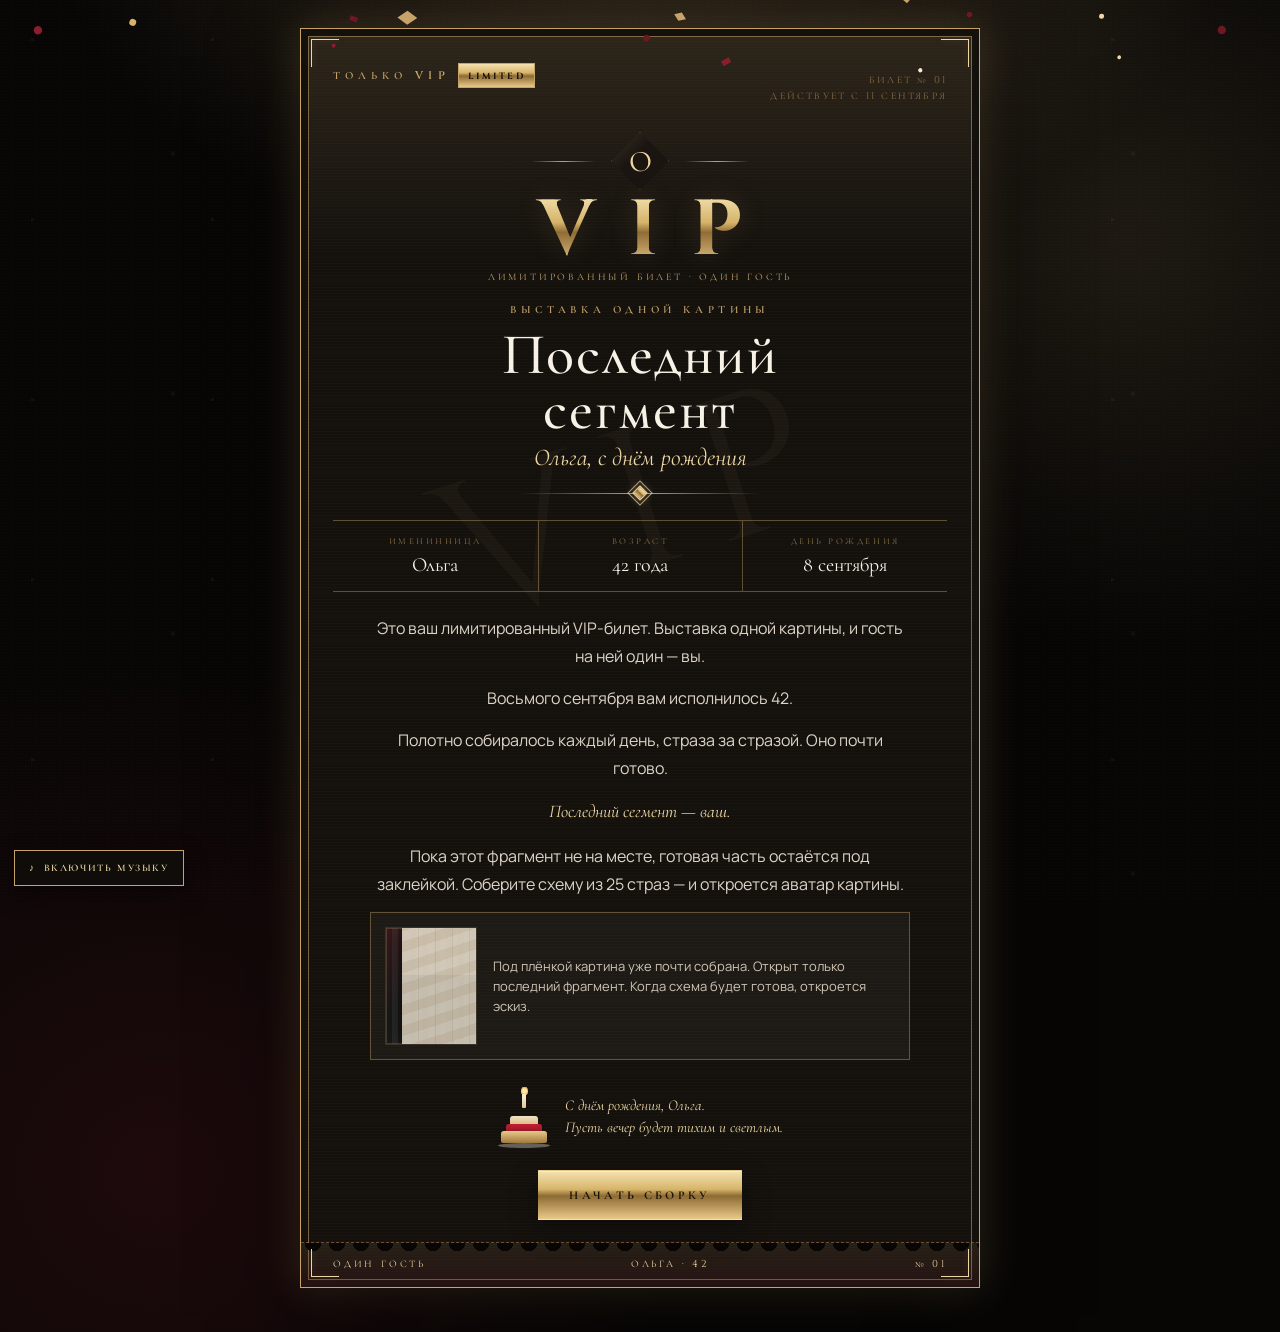
<file: index.html>
<!DOCTYPE html>
<html lang="ru">
<head>
  <meta charset="UTF-8" />
  <meta name="viewport" content="width=device-width, initial-scale=1, viewport-fit=cover" />
  <meta name="theme-color" content="#070605" />
  <meta name="description" content="Лимитированный VIP-билет Ольги на персональную выставку одной картины. 42 года." />
  <title>VIP-билет · Ольга · 42</title>
  <link rel="icon" href="img/favicon.svg" type="image/svg+xml" />
  <link rel="preconnect" href="https://fonts.googleapis.com" />
  <link rel="preconnect" href="https://fonts.gstatic.com" crossorigin />
  <link href="https://fonts.googleapis.com/css2?family=Cinzel:wght@400;600;700&family=Cormorant+Garamond:ital,wght@0,500;0,600;0,700;1,500;1,600&family=Manrope:wght@400;500;600;700&display=swap" rel="stylesheet" />
  <link rel="stylesheet" href="css/styles.css" />
</head>
<body data-scene="invite">
  <main class="page">
    <div class="invite-wrap">
      <article class="ticket">
        <span class="corner corner-tl" aria-hidden="true"></span>
        <span class="corner corner-tr" aria-hidden="true"></span>
        <span class="corner corner-bl" aria-hidden="true"></span>
        <span class="corner corner-br" aria-hidden="true"></span>
        <p class="ticket-watermark" aria-hidden="true">VIP</p>

        <header class="ticket-head">
          <div class="vip-brand">
            <p class="kicker vip-kicker">Только VIP</p>
            <span class="limited-badge">Limited</span>
          </div>
          <p class="ticket-no">Билет № 01<br />действует с 11 сентября</p>
        </header>

        <div class="ticket-crest" aria-hidden="true">
          <span class="crest-rule"></span>
          <span class="monogram">О</span>
          <span class="crest-rule"></span>
        </div>

        <p class="vip-mark">VIP</p>
        <p class="limited-line">лимитированный билет · один гость</p>
        <p class="kicker">Выставка одной картины</p>
        <h1>Последний<br />сегмент</h1>
        <p class="subtitle">Ольга, с днём рождения</p>
        <div class="ornament" aria-hidden="true"></div>

        <dl class="ticket-meta">
          <div>
            <dt>Именинница</dt>
            <dd>Ольга</dd>
          </div>
          <div>
            <dt>Возраст</dt>
            <dd>42 года</dd>
          </div>
          <div>
            <dt>День рождения</dt>
            <dd>8 сентября</dd>
          </div>
        </dl>

        <div class="story">
          <p>
            Это ваш лимитированный VIP-билет. Выставка одной картины,
            и гость на ней один — вы.
          </p>
          <p>
            Восьмого сентября вам исполнилось 42.
          </p>
          <p>
            Полотно собиралось каждый день, страза за стразой.
            Оно почти готово.
          </p>
          <p><em>Последний сегмент — ваш.</em></p>
          <p>
            Пока этот фрагмент не на месте, готовая часть остаётся под заклейкой.
            Соберите схему из 25 страз — и откроется аватар картины.
          </p>
        </div>

        <div class="sealed">
          <div class="canvas-preview" aria-hidden="true">
            <div class="film"></div>
          </div>
          <p>
            Под плёнкой картина уже почти собрана. Открыт только последний
            фрагмент. Когда схема будет готова, откроется эскиз.
          </p>
        </div>

        <div class="actions">
          <div class="gift-row">
            <div class="cake" aria-hidden="true">
              <i class="flame"></i>
              <i class="candle"></i>
              <i class="tier top"></i>
              <i class="tier mid"></i>
              <i class="tier base"></i>
              <i class="plate"></i>
            </div>
            <p class="gift-wish">С днём рождения, Ольга.<br />Пусть вечер будет тихим и светлым.</p>
          </div>
          <a class="btn" id="startBtn" href="assemble.html">Начать сборку</a>
        </div>

        <div class="ticket-stub" aria-hidden="true">
          <span>Один гость</span>
          <span>Ольга · 42</span>
          <span>№ 01</span>
        </div>
      </article>
    </div>
  </main>
  <script>
    try { localStorage.removeItem("diamond-segment-complete"); } catch (e) {}
    try { localStorage.removeItem("diamond-last-segment"); } catch (e) {}
  </script>
  <script src="js/atmosphere.js"></script>
</body>
</html>
</file>
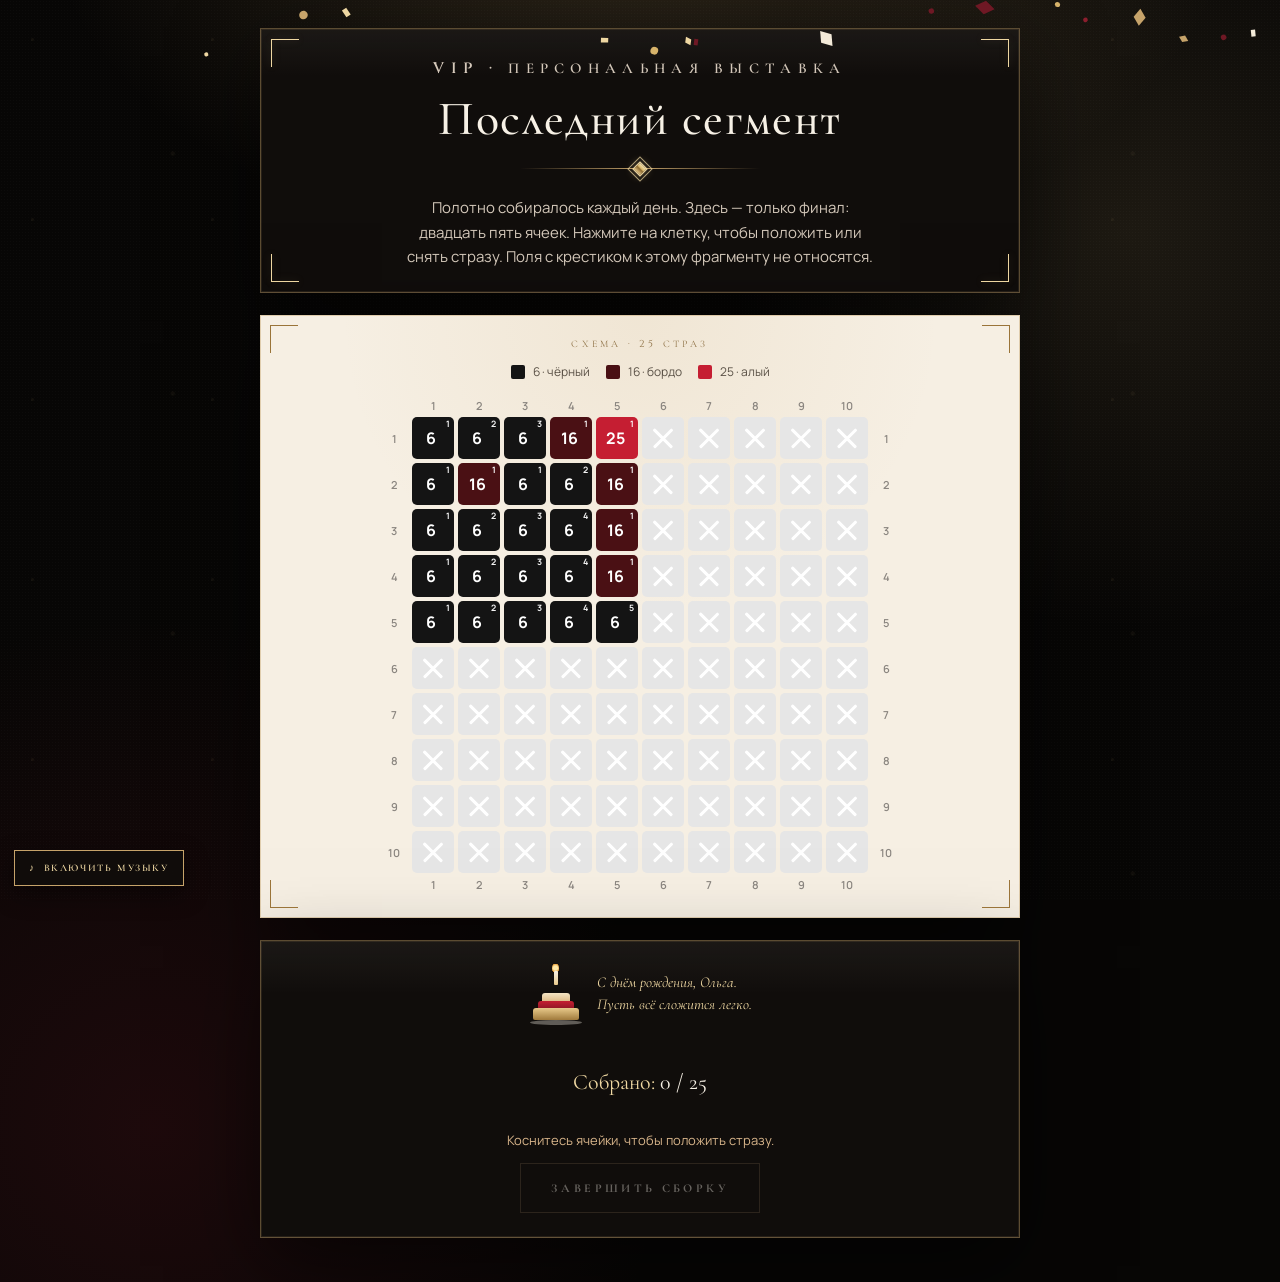
<file: assemble.html>
<!DOCTYPE html>
<html lang="ru">
<head>
  <meta charset="UTF-8" />
  <meta name="viewport" content="width=device-width, initial-scale=1, viewport-fit=cover" />
  <meta name="theme-color" content="#070605" />
  <title>Сборка · Последний сегмент</title>
  <link rel="icon" href="img/favicon.svg" type="image/svg+xml" />
  <link rel="preconnect" href="https://fonts.googleapis.com" />
  <link rel="preconnect" href="https://fonts.gstatic.com" crossorigin />
  <link href="https://fonts.googleapis.com/css2?family=Cinzel:wght@400;600;700&family=Cormorant+Garamond:ital,wght@0,500;0,600;0,700;1,500;1,600&family=Manrope:wght@400;500;600;700&display=swap" rel="stylesheet" />
  <link rel="stylesheet" href="css/styles.css" />
</head>
<body data-scene="assemble">
  <div class="veil" id="veil" hidden>
    <p>Плёнка сходит…</p>
  </div>
  <main class="page assemble-page">
    <div class="assemble-shell">
      <header class="assemble-head salon-card">
        <span class="corner corner-tl" aria-hidden="true"></span>
        <span class="corner corner-tr" aria-hidden="true"></span>
        <span class="corner corner-bl" aria-hidden="true"></span>
        <span class="corner corner-br" aria-hidden="true"></span>
        <p class="kicker">VIP · персональная выставка</p>
        <h1>Последний сегмент</h1>
        <div class="ornament" aria-hidden="true"></div>
        <p>
          Полотно собиралось каждый день. Здесь — только финал: двадцать пять
          ячеек. Нажмите на клетку, чтобы положить или снять стразу.
          Поля с крестиком к этому фрагменту не относятся.
        </p>
      </header>

      <section class="board-card" aria-label="Схема сегмента">
        <span class="corner corner-tl" aria-hidden="true"></span>
        <span class="corner corner-tr" aria-hidden="true"></span>
        <span class="corner corner-bl" aria-hidden="true"></span>
        <span class="corner corner-br" aria-hidden="true"></span>
        <p class="board-kicker">Схема · 25 страз</p>
        <div class="legend">
          <span class="swatch"><i class="s6"></i> 6 · чёрный</span>
          <span class="swatch"><i class="s16"></i> 16 · бордо</span>
          <span class="swatch"><i class="s25"></i> 25 · алый</span>
        </div>
        <div class="chart-wrap">
          <div id="chart" class="chart" role="grid" aria-label="Схема 10 на 10, активны 25 ячеек"></div>
        </div>
      </section>

      <footer class="assemble-footer salon-card">
        <div class="gift-row assemble-gift">
          <div class="cake" aria-hidden="true">
            <i class="flame"></i>
            <i class="candle"></i>
            <i class="tier top"></i>
            <i class="tier mid"></i>
            <i class="tier base"></i>
            <i class="plate"></i>
          </div>
          <p class="gift-wish">С днём рождения, Ольга.<br />Пусть всё сложится легко.</p>
        </div>
        <p id="progress" class="progress">Собрано: <span>0 / 25</span></p>
        <p id="hint" class="hint">Коснитесь ячейки, чтобы положить стразу.</p>
        <button class="btn is-disabled" id="finishBtn" type="button">Завершить сборку</button>
      </footer>
    </div>
  </main>
  <script src="js/atmosphere.js"></script>
  <script src="js/assemble.js"></script>
</body>
</html>
</file>
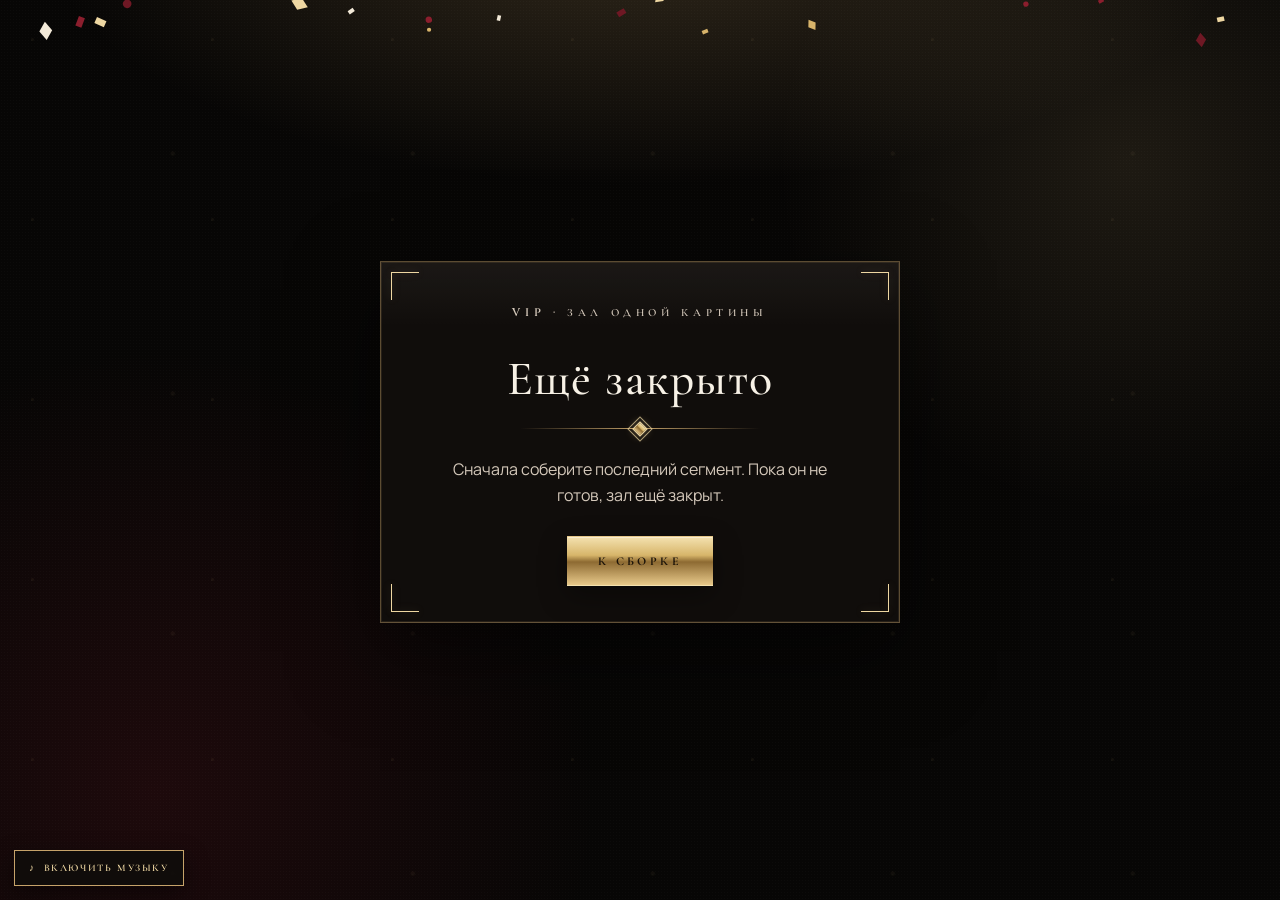
<file: gallery.html>
<!DOCTYPE html>
<html lang="ru">
<head>
  <meta charset="UTF-8" />
  <meta name="viewport" content="width=device-width, initial-scale=1, viewport-fit=cover" />
  <meta name="theme-color" content="#070605" />
  <title>Аватар картины · Персональная выставка</title>
  <link rel="icon" href="img/favicon.svg" type="image/svg+xml" />
  <link rel="preconnect" href="https://fonts.googleapis.com" />
  <link rel="preconnect" href="https://fonts.gstatic.com" crossorigin />
  <link href="https://fonts.googleapis.com/css2?family=Cinzel:wght@400;600;700&family=Cormorant+Garamond:ital,wght@0,500;0,600;0,700;1,500;1,600&family=Manrope:wght@400;500;600;700&display=swap" rel="stylesheet" />
  <link rel="stylesheet" href="css/styles.css" />
</head>
<body data-scene="gallery">
  <main class="page">
    <div class="lock-screen salon-card" id="lockScreen">
      <span class="corner corner-tl" aria-hidden="true"></span>
      <span class="corner corner-tr" aria-hidden="true"></span>
      <span class="corner corner-bl" aria-hidden="true"></span>
      <span class="corner corner-br" aria-hidden="true"></span>
      <p class="kicker">VIP · зал одной картины</p>
      <h1>Ещё закрыто</h1>
      <div class="ornament" aria-hidden="true"></div>
      <p>
        Сначала соберите последний сегмент. Пока он не готов,
        зал ещё закрыт.
      </p>
      <a class="btn" href="assemble.html">К сборке</a>
    </div>

    <div class="gallery-shell reveal" id="galleryShell" hidden>
      <header class="gallery-head">
        <p class="kicker">VIP · зал одной картины</p>
        <h1>Аватар полотна</h1>
        <p class="gallery-kicker-note">Ольга · 42 года · эскиз картины</p>
        <div class="ornament" aria-hidden="true"></div>
      </header>

      <figure class="frame-wrap">
        <div class="portrait-stage" id="portraitStage">
          <img
            class="portrait"
            id="portrait"
            src="img/portrait.jpg"
            alt="Ольга — эскиз алмазной картины"
          />
          <canvas class="portrait-mosaic" id="mosaic" aria-hidden="true"></canvas>
        </div>
      </figure>

      <div class="caption plaque">
        <div class="gift-row gallery-gift">
          <div class="cake" aria-hidden="true">
            <i class="flame"></i>
            <i class="candle"></i>
            <i class="tier top"></i>
            <i class="tier mid"></i>
            <i class="tier base"></i>
            <i class="plate"></i>
          </div>
          <p class="gift-wish">Тепла вам и долгого света.</p>
        </div>
        <p>
          Сегмент собран. Перед вами аватар полотна — каким оно будет,
          когда заклейка сойдёт и алмазы заиграют наяву.
        </p>
        <p>
          Пока это эскиз. Живая картина ещё впереди.
        </p>
        <p class="sign">
          Ольга, восьмого сентября вам исполнилось 42.<br />
          С днём рождения.<br />
          <span class="sign-from">С любовью — ваша семья</span>
        </p>
      </div>

      <a class="btn" href="index.html">Вернуться</a>
    </div>
  </main>
  <script src="js/gallery.js"></script>
  <script src="js/atmosphere.js"></script>
</body>
</html>
</file>
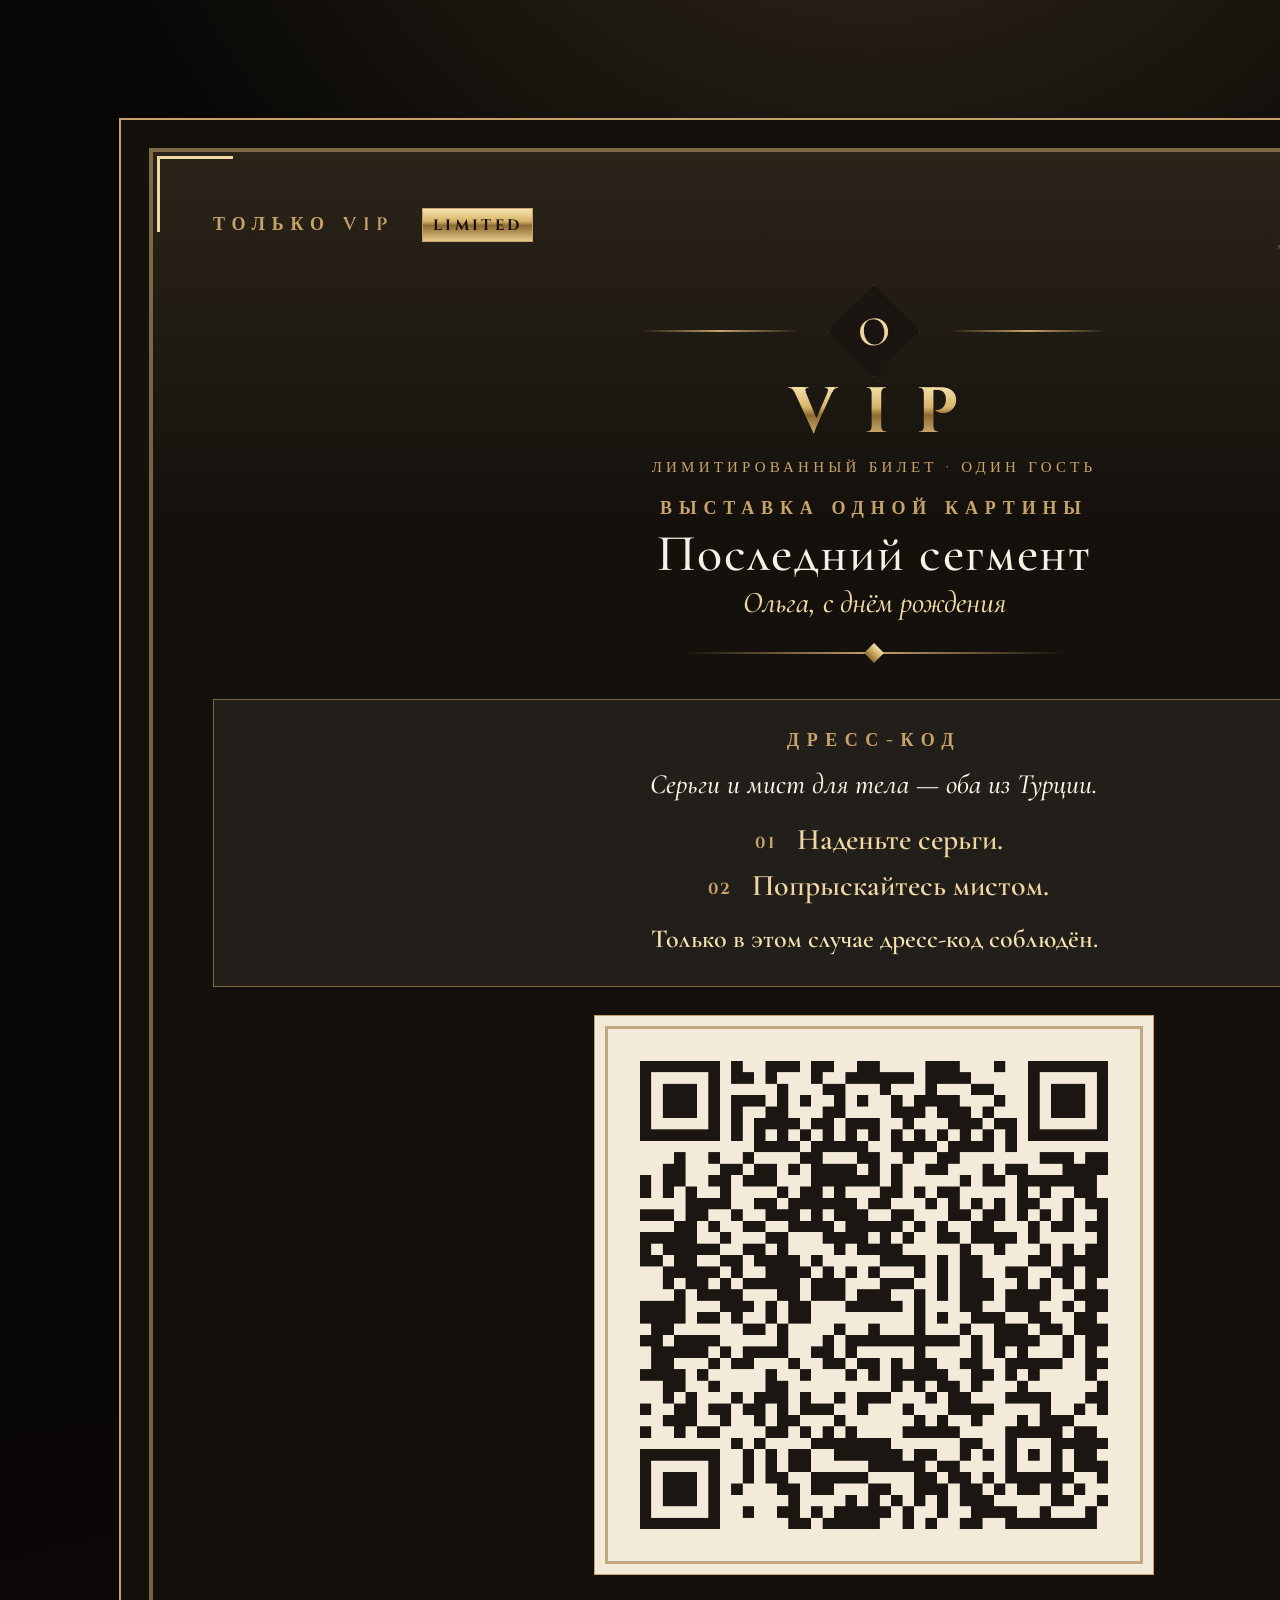
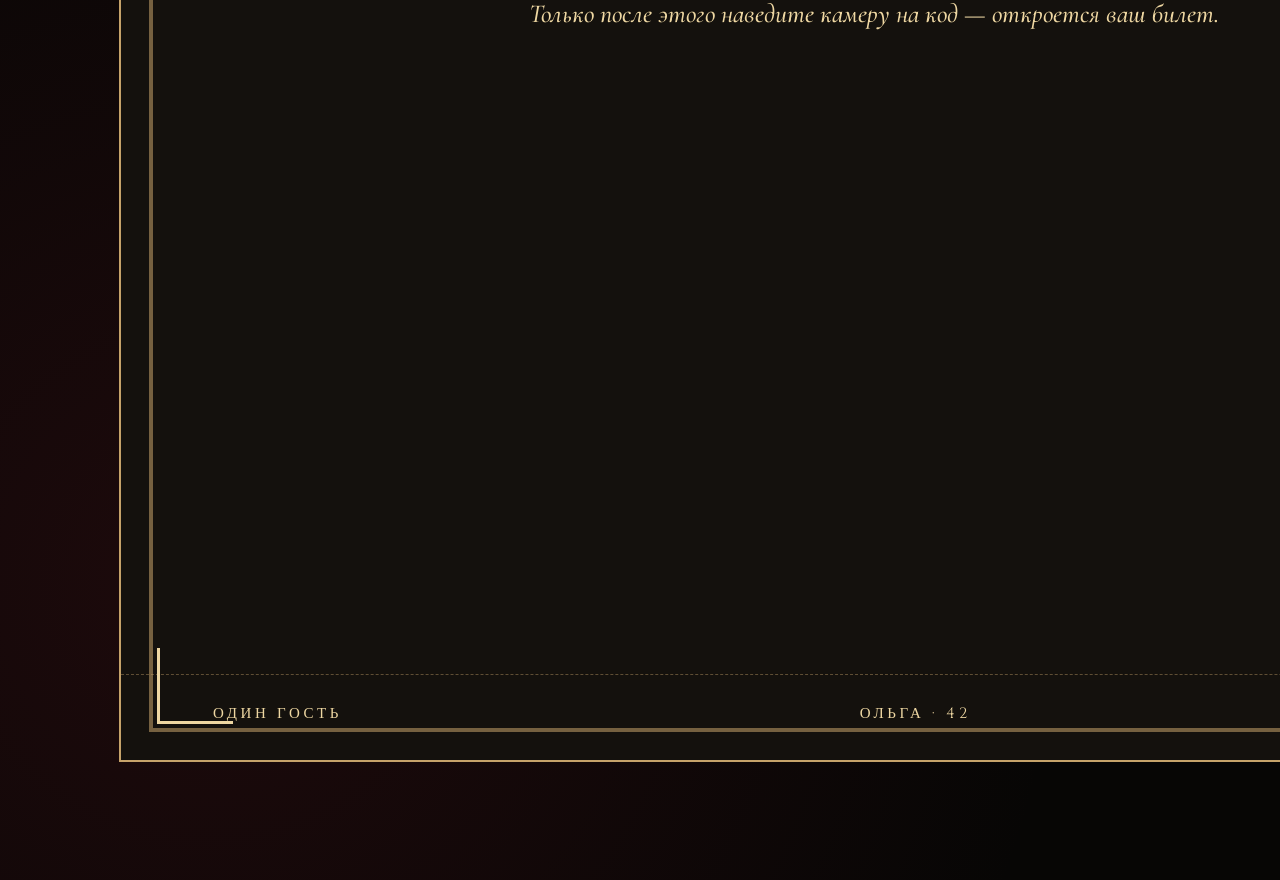
<file: print/vip-qr-card.html>
<!DOCTYPE html>
<html lang="ru">
<head>
  <meta charset="UTF-8" />
  <title>VIP · дресс-код · QR</title>
  <style>
    @font-face { font-family: "Cinzel"; font-weight: 400; src: url("fonts/cinzel-400.ttf") format("truetype"); }
    @font-face { font-family: "Cinzel"; font-weight: 600; src: url("fonts/cinzel-600.ttf") format("truetype"); }
    @font-face { font-family: "Cinzel"; font-weight: 700; src: url("fonts/cinzel-700.ttf") format("truetype"); }
    @font-face { font-family: "Cormorant Garamond"; font-weight: 500; font-style: normal; src: url("fonts/cormorant-500.ttf") format("truetype"); }
    @font-face { font-family: "Cormorant Garamond"; font-weight: 600; font-style: normal; src: url("fonts/cormorant-600.ttf") format("truetype"); }
    @font-face { font-family: "Cormorant Garamond"; font-weight: 700; font-style: normal; src: url("fonts/cormorant-700.ttf") format("truetype"); }
    @font-face { font-family: "Cormorant Garamond"; font-weight: 500; font-style: italic; src: url("fonts/cormorant-italic-500.ttf") format("truetype"); }
    @font-face { font-family: "Cormorant Garamond"; font-weight: 600; font-style: italic; src: url("fonts/cormorant-italic-600.ttf") format("truetype"); }

    @page { size: 148mm 210mm; margin: 0; }
    * { box-sizing: border-box; }
    html, body {
      margin: 0;
      width: 1748px;
      height: 2480px;
      overflow: hidden;
      background: #070605;
    }
    body {
      font-family: "Cinzel", serif;
      color: #f7f1e6;
      display: flex;
      align-items: center;
      justify-content: center;
      background:
        radial-gradient(ellipse 90% 50% at 50% -8%, rgba(198, 163, 106, 0.22), transparent 52%),
        radial-gradient(circle at 12% 88%, rgba(110, 24, 36, 0.22), transparent 32%),
        #070605;
    }
    .ticket {
      position: relative;
      width: 1510px;
      height: 2244px;
      padding: 88px 92px 0;
      background:
        linear-gradient(180deg, rgba(198, 163, 106, 0.14), transparent 18%),
        #14110d;
      border: 2px solid #c6a36a;
      box-shadow:
        inset 0 0 0 28px #14110d,
        inset 0 0 0 32px rgba(198, 163, 106, 0.55);
      overflow: hidden;
      display: flex;
      flex-direction: column;
      align-items: center;
    }
    .corner {
      position: absolute;
      width: 76px;
      height: 76px;
      pointer-events: none;
    }
    .corner::before, .corner::after {
      content: "";
      position: absolute;
      background: #eed7a2;
    }
    .corner::before { width: 76px; height: 3px; }
    .corner::after { width: 3px; height: 76px; }
    .tl { top: 36px; left: 36px; }
    .tr { top: 36px; right: 36px; }
    .bl { bottom: 36px; left: 36px; }
    .br { bottom: 36px; right: 36px; }
    .tl::before, .tl::after { top: 0; left: 0; }
    .tr::before { top: 0; right: 0; }
    .tr::after { top: 0; right: 0; }
    .bl::before { bottom: 0; left: 0; }
    .bl::after { bottom: 0; left: 0; }
    .br::before { bottom: 0; right: 0; }
    .br::after { bottom: 0; right: 0; }
    .head {
      width: 100%;
      display: flex;
      justify-content: space-between;
      align-items: flex-start;
      margin-bottom: 28px;
    }
    .kicker {
      margin: 0;
      letter-spacing: 0.38em;
      text-transform: uppercase;
      font-size: 18px;
      color: #c6a36a;
      font-weight: 600;
    }
    .badge {
      display: inline-block;
      margin-left: 16px;
      border: 1px solid #c6a36a;
      background: linear-gradient(180deg, #f4e2b0 0%, #d7b56a 38%, #8d6a32 52%, #e8c98a 100%);
      color: #1a1208;
      letter-spacing: 0.22em;
      text-transform: uppercase;
      font-size: 15px;
      font-weight: 700;
      padding: 6px 10px 5px;
      vertical-align: middle;
    }
    .no {
      margin: 0;
      font-size: 15px;
      letter-spacing: 0.18em;
      text-transform: uppercase;
      color: #8d7044;
      text-align: right;
      line-height: 1.5;
    }
    .crest {
      display: flex;
      align-items: center;
      gap: 28px;
      margin: 4px 0 8px;
    }
    .crest i {
      display: block;
      width: 160px;
      height: 2px;
      background: linear-gradient(90deg, transparent, #c6a36a, transparent);
    }
    .mono {
      width: 92px;
      height: 92px;
      display: grid;
      place-items: center;
      font-family: "Cormorant Garamond", serif;
      font-size: 42px;
      color: #eed7a2;
      background: #1a1511;
      clip-path: polygon(50% 0, 100% 50%, 50% 100%, 0 50%);
      box-shadow: 0 0 0 1px rgba(198, 163, 106, 0.7);
    }
    .vip {
      margin: 0;
      font-size: 64px;
      font-weight: 700;
      letter-spacing: 0.42em;
      text-indent: 0.42em;
      line-height: 0.9;
      background: linear-gradient(180deg, #f4e2b0 0%, #d7b56a 38%, #8d6a32 52%, #e8c98a 100%);
      -webkit-background-clip: text;
      background-clip: text;
      color: transparent;
    }
    .limited {
      margin: 14px 0 18px;
      font-size: 15px;
      letter-spacing: 0.28em;
      text-transform: uppercase;
      color: #c6a36a;
    }
    h1 {
      margin: 8px 0 6px;
      font-family: "Cormorant Garamond", serif;
      font-weight: 500;
      font-size: 52px;
      line-height: 0.95;
      text-align: center;
      letter-spacing: 0.03em;
    }
    .sub {
      margin: 0 0 8px;
      font-family: "Cormorant Garamond", serif;
      font-style: italic;
      font-size: 30px;
      color: #eed7a2;
    }
    .ornament {
      width: 380px;
      height: 36px;
      margin: 6px 0 28px;
      background: linear-gradient(90deg, transparent, #c6a36a, transparent) center / 100% 2px no-repeat;
      position: relative;
    }
    .ornament::before {
      content: "";
      position: absolute;
      top: 50%;
      left: 50%;
      width: 14px;
      height: 14px;
      transform: translate(-50%, -50%) rotate(45deg);
      background: linear-gradient(180deg, #f4e2b0, #d7b56a 40%, #8d6a32);
    }
    .dress {
      width: 100%;
      padding: 28px 36px 30px;
      margin: 0 0 28px;
      background: rgba(243, 234, 217, 0.06);
      border: 1px solid rgba(198, 163, 106, 0.55);
      text-align: center;
    }
    .dress-kicker {
      margin: 0 0 14px;
      letter-spacing: 0.42em;
      text-transform: uppercase;
      font-size: 18px;
      font-weight: 700;
      color: #c6a36a;
    }
    .dress-lead {
      margin: 0 0 20px;
      font-family: "Cormorant Garamond", serif;
      font-style: italic;
      font-size: 28px;
      line-height: 1.25;
      color: #f7f1e6;
    }
    .dress ol {
      margin: 0 auto 18px;
      padding: 0;
      list-style: none;
      max-width: 980px;
    }
    .dress li {
      margin: 0 0 10px;
      font-family: "Cormorant Garamond", serif;
      font-size: 30px;
      font-weight: 600;
      line-height: 1.2;
      color: #eed7a2;
    }
    .dress li span {
      display: inline-block;
      min-width: 42px;
      margin-right: 10px;
      font-family: "Cinzel", serif;
      font-size: 16px;
      font-weight: 700;
      letter-spacing: 0.18em;
      color: #c6a36a;
      vertical-align: middle;
    }
    .dress-rule {
      margin: 8px 0 0;
      font-family: "Cormorant Garamond", serif;
      font-weight: 600;
      font-size: 26px;
      line-height: 1.3;
      color: #f4e2b0;
    }
    .qr-wrap {
      width: 560px;
      padding: 22px;
      background: #f3ead9;
      border: 1px solid #c6a36a;
      box-shadow: inset 0 0 0 10px #f3ead9, inset 0 0 0 13px rgba(154, 116, 57, 0.55);
    }
    .qr-wrap img {
      display: block;
      width: 100%;
      height: auto;
    }
    .hint {
      margin: 22px 0 0;
      font-family: "Cormorant Garamond", serif;
      font-style: italic;
      font-size: 26px;
      line-height: 1.3;
      color: #eed7a2;
      text-align: center;
      max-width: 1100px;
    }
    .stub {
      margin-top: auto;
      width: calc(100% + 184px);
      display: flex;
      justify-content: space-between;
      padding: 28px 92px 36px;
      border-top: 1px dashed rgba(198, 163, 106, 0.42);
      font-size: 15px;
      letter-spacing: 0.24em;
      text-transform: uppercase;
      color: #eed7a2;
    }
  </style>
</head>
<body>
  <article class="ticket">
    <span class="corner tl"></span>
    <span class="corner tr"></span>
    <span class="corner bl"></span>
    <span class="corner br"></span>
    <header class="head">
      <p class="kicker">Только VIP <span class="badge">Limited</span></p>
      <p class="no">Билет № 01<br />действует с 11 сентября</p>
    </header>
    <div class="crest"><i></i><span class="mono">О</span><i></i></div>
    <p class="vip">VIP</p>
    <p class="limited">лимитированный билет · один гость</p>
    <p class="kicker">Выставка одной картины</p>
    <h1>Последний сегмент</h1>
    <p class="sub">Ольга, с днём рождения</p>
    <div class="ornament"></div>
    <section class="dress">
      <p class="dress-kicker">Дресс-код</p>
      <p class="dress-lead">Серьги и мист для тела — оба из Турции.</p>
      <ol>
        <li><span>01</span>Наденьте серьги.</li>
        <li><span>02</span>Попрыскайтесь мистом.</li>
      </ol>
      <p class="dress-rule">Только в этом случае дресс-код соблюдён.</p>
    </section>
    <div class="qr-wrap"><img src="vip-qr.png" alt="QR-код на VIP-билет" /></div>
    <p class="hint">Только после этого наведите камеру на код — откроется ваш билет.</p>
    <div class="stub">
      <span>Один гость</span>
      <span>Ольга · 42</span>
      <span>№ 01</span>
    </div>
  </article>
</body>
</html>
</file>
<file: css/styles.css>
:root {
  --bg: #070605;
  --bg-soft: #100d0b;
  --paper: #f3ead9;
  --paper-deep: #e7dcc7;
  --ink: #1b1611;
  --ink-soft: #5a5146;
  --cream: #f7f1e6;
  --gold: #c6a36a;
  --gold-bright: #eed7a2;
  --gold-dim: #8d7044;
  --gold-deep: #9a7439;
  --line: rgba(198, 163, 106, 0.42);
  --burgundy: #6e1824;
  --c6: #141414;
  --c16: #4a1014;
  --c25: #c51e32;
  --x: #ececec;
  --shadow: 0 28px 80px rgba(0, 0, 0, 0.55);
  --gold-glow: 0 0 40px rgba(198, 163, 106, 0.28);
  --serif: "Cormorant Garamond", "Times New Roman", serif;
  --display: "Cinzel", "Cormorant Garamond", serif;
  --sans: "Manrope", "Segoe UI", sans-serif;
  --foil: linear-gradient(180deg, #f4e2b0 0%, #d7b56a 38%, #8d6a32 52%, #e8c98a 100%);
}

*,
*::before,
*::after {
  box-sizing: border-box;
}

html,
body {
  margin: 0;
  min-height: 100%;
}

body {
  font-family: var(--sans);
  background:
    radial-gradient(ellipse 90% 55% at 50% -8%, rgba(198, 163, 106, 0.22), transparent 52%),
    radial-gradient(circle at 12% 88%, rgba(110, 24, 36, 0.22), transparent 32%),
    radial-gradient(circle at 88% 18%, rgba(232, 201, 138, 0.1), transparent 26%),
    var(--bg);
  color: var(--cream);
  -webkit-font-smoothing: antialiased;
  overflow-x: hidden;
}

body::before {
  content: "";
  position: fixed;
  inset: 0;
  pointer-events: none;
  background-image:
    radial-gradient(rgba(255, 255, 255, 0.035) 0.7px, transparent 0.7px),
    radial-gradient(circle at 18% 22%, rgba(232, 201, 138, 0.09) 0 1px, transparent 2px),
    radial-gradient(circle at 72% 64%, rgba(232, 201, 138, 0.07) 0 1.5px, transparent 3px);
  background-size: 3px 3px, 180px 180px, 240px 240px;
  opacity: 0.7;
  z-index: 0;
}

a {
  color: inherit;
}

[hidden] {
  display: none !important;
}

.page {
  position: relative;
  z-index: 1;
  min-height: 100vh;
  display: flex;
  flex-direction: column;
  align-items: center;
  justify-content: center;
  padding: max(28px, env(safe-area-inset-top)) 16px max(44px, env(safe-area-inset-bottom));
}

.ornament {
  width: min(240px, 62vw);
  height: 22px;
  margin: 10px auto 16px;
  background:
    linear-gradient(90deg, transparent, var(--gold), transparent) center / 100% 1px no-repeat;
  position: relative;
}

.ornament::before,
.ornament::after {
  content: "";
  position: absolute;
  top: 50%;
  left: 50%;
  transform: translate(-50%, -50%) rotate(45deg);
  border: 1px solid var(--gold-bright);
}

.ornament::before {
  width: 11px;
  height: 11px;
  background: var(--foil);
  box-shadow: 0 0 10px rgba(232, 201, 138, 0.45);
}

.ornament::after {
  width: 18px;
  height: 18px;
  opacity: 0.7;
}

.kicker {
  font-family: var(--display);
  letter-spacing: 0.42em;
  text-transform: uppercase;
  font-size: 11px;
  color: var(--gold);
  font-weight: 600;
  margin: 0;
}

h1,
h2 {
  font-family: var(--serif);
  font-weight: 500;
  letter-spacing: 0.03em;
  margin: 0;
}

.btn {
  appearance: none;
  border: 1px solid transparent;
  background: var(--foil);
  color: #1a1208;
  font-family: var(--display);
  font-size: 12px;
  font-weight: 700;
  letter-spacing: 0.28em;
  text-transform: uppercase;
  text-decoration: none;
  padding: 16px 30px;
  cursor: pointer;
  display: inline-flex;
  align-items: center;
  justify-content: center;
  gap: 10px;
  box-shadow:
    0 10px 28px rgba(0, 0, 0, 0.35),
    inset 0 1px 0 rgba(255, 255, 255, 0.4);
  transition: transform 0.2s ease, filter 0.2s ease, opacity 0.2s ease, box-shadow 0.2s ease;
}

.btn:hover {
  filter: brightness(1.08);
  transform: translateY(-1px);
}

.btn:active {
  transform: translateY(0);
}

.btn[disabled],
.btn.is-disabled {
  opacity: 0.38;
  cursor: not-allowed;
  transform: none;
  filter: grayscale(0.25);
  box-shadow: none;
  background: transparent;
  color: var(--cream);
  border-color: var(--line);
}

.btn.is-ready {
  opacity: 1;
  cursor: pointer;
  background: var(--foil);
  color: #1a1208;
  border-color: transparent;
  box-shadow: var(--gold-glow), 0 10px 28px rgba(0, 0, 0, 0.35);
}

.hint {
  min-height: 1.4em;
  margin: 0;
  font-size: 13px;
  color: #d7b48a;
}

.corner {
  position: absolute;
  width: 28px;
  height: 28px;
  pointer-events: none;
  z-index: 3;
}

.corner::before,
.corner::after {
  content: "";
  position: absolute;
  background: var(--gold-bright);
  box-shadow: 0 0 8px rgba(232, 201, 138, 0.25);
}

.corner-tl { top: 10px; left: 10px; }
.corner-tr { top: 10px; right: 10px; }
.corner-bl { bottom: 10px; left: 10px; }
.corner-br { bottom: 10px; right: 10px; }

.corner-tl::before,
.corner-tr::before,
.corner-bl::before,
.corner-br::before {
  width: 28px;
  height: 1px;
}

.corner-tl::after,
.corner-tr::after,
.corner-bl::after,
.corner-br::after {
  width: 1px;
  height: 28px;
}

.corner-tl::before,
.corner-tl::after { top: 0; left: 0; }
.corner-tr::before { top: 0; right: 0; }
.corner-tr::after { top: 0; right: 0; }
.corner-bl::before { bottom: 0; left: 0; }
.corner-bl::after { bottom: 0; left: 0; }
.corner-br::before { bottom: 0; right: 0; }
.corner-br::after { bottom: 0; right: 0; }

.salon-card {
  position: relative;
  background:
    linear-gradient(180deg, rgba(243, 234, 217, 0.05), transparent 18%),
    var(--bg-soft);
  border: 1px solid var(--line);
  box-shadow: var(--shadow), inset 0 0 0 1px rgba(198, 163, 106, 0.12);
}

/* ——— Page 1: invitation ——— */
.invite-wrap {
  width: min(680px, 100%);
}

.ticket {
  position: relative;
  background:
    linear-gradient(180deg, rgba(198, 163, 106, 0.14), transparent 18%),
    repeating-linear-gradient(
      0deg,
      rgba(255, 255, 255, 0.015) 0 1px,
      transparent 1px 3px
    ),
    #14110d;
  border: 1px solid var(--gold);
  box-shadow:
    var(--shadow),
    var(--gold-glow),
    inset 0 0 0 7px #14110d,
    inset 0 0 0 8px rgba(198, 163, 106, 0.55);
  padding: 34px 32px 0;
  overflow: hidden;
}

.ticket-watermark {
  position: absolute;
  left: 50%;
  top: 38%;
  margin: 0;
  transform: translate(-50%, -50%) rotate(-18deg);
  font-family: var(--display);
  font-size: clamp(110px, 26vw, 200px);
  letter-spacing: 0.12em;
  color: var(--gold);
  opacity: 0.045;
  pointer-events: none;
  user-select: none;
  line-height: 1;
  z-index: 0;
}

.ticket > *:not(.ticket-watermark):not(.corner) {
  position: relative;
  z-index: 1;
}

.vip-brand {
  display: flex;
  flex-wrap: nowrap;
  align-items: center;
  gap: 8px;
}

.vip-kicker {
  font-size: 11px;
  letter-spacing: 0.46em;
}

.limited-badge {
  display: inline-flex;
  align-items: center;
  border: 1px solid var(--gold);
  background: var(--foil);
  color: #1a1208;
  font-family: var(--display);
  letter-spacing: 0.28em;
  text-transform: uppercase;
  font-size: 9px;
  font-weight: 700;
  padding: 6px 9px 5px;
}

.ticket-crest {
  display: flex;
  align-items: center;
  justify-content: center;
  gap: 16px;
  margin: 8px 0 6px;
}

.crest-rule {
  width: 64px;
  height: 1px;
  background: linear-gradient(90deg, transparent, var(--gold), transparent);
}

.monogram {
  width: 58px;
  height: 58px;
  display: grid;
  place-items: center;
  font-family: var(--serif);
  font-size: 30px;
  color: var(--gold-bright);
  background:
    linear-gradient(135deg, rgba(232, 201, 138, 0.16), transparent 42%),
    #1a1511;
  clip-path: polygon(50% 0, 100% 50%, 50% 100%, 0 50%);
  box-shadow: 0 0 0 1px rgba(198, 163, 106, 0.7);
}

.vip-mark {
  margin: 2px 0 4px;
  font-family: var(--display);
  font-size: clamp(46px, 12vw, 78px);
  font-weight: 700;
  letter-spacing: 0.42em;
  text-indent: 0.42em;
  line-height: 0.9;
  text-align: center;
  color: transparent;
  background: var(--foil);
  -webkit-background-clip: text;
  background-clip: text;
  text-shadow: 0 0 28px rgba(198, 163, 106, 0.18);
}

.limited-line {
  margin: 0 0 18px;
  text-align: center;
  font-family: var(--display);
  font-size: 10px;
  letter-spacing: 0.28em;
  text-transform: uppercase;
  color: var(--gold);
}

.ticket .kicker {
  text-align: center;
}

.ticket h1 {
  font-size: clamp(36px, 8vw, 58px);
  line-height: 0.95;
  margin: 10px 0 6px;
  text-align: center;
}

.ticket .subtitle {
  font-family: var(--serif);
  font-style: italic;
  font-size: 24px;
  color: var(--gold-bright);
  margin: 0 0 8px;
  text-align: center;
}

.ticket-head {
  display: flex;
  justify-content: space-between;
  align-items: flex-start;
  gap: 16px;
  margin-bottom: 18px;
}

.ticket-no {
  font-family: var(--display);
  font-size: 10px;
  letter-spacing: 0.22em;
  text-transform: uppercase;
  color: var(--gold-dim);
  text-align: right;
  line-height: 1.55;
}

.ticket-meta {
  display: grid;
  grid-template-columns: repeat(3, 1fr);
  gap: 0;
  margin: 4px 0 22px;
  padding: 0;
  border-top: 1px solid var(--line);
  border-bottom: 1px solid var(--line);
}

.ticket-meta div {
  text-align: center;
  padding: 14px 8px;
}

.ticket-meta div + div {
  border-left: 1px solid var(--line);
}

.ticket-meta dt {
  font-family: var(--display);
  font-size: 9px;
  letter-spacing: 0.28em;
  text-transform: uppercase;
  color: var(--gold-dim);
  margin: 0 0 6px;
}

.ticket-meta dd {
  margin: 0;
  font-family: var(--serif);
  font-size: 20px;
  color: var(--cream);
}

.story {
  color: #ddd3c6;
  font-size: 16px;
  line-height: 1.75;
  max-width: 54ch;
  margin: 0 auto;
  text-align: center;
}

.story p {
  margin: 0 0 14px;
}

.story em {
  font-family: var(--serif);
  font-style: italic;
  color: var(--gold-bright);
  font-size: 1.12em;
}

.sealed {
  margin: 8px auto 26px;
  display: grid;
  grid-template-columns: 92px 1fr;
  gap: 16px;
  align-items: center;
  padding: 14px;
  border: 1px solid var(--line);
  background: rgba(243, 234, 217, 0.04);
  max-width: 54ch;
}

.canvas-preview {
  width: 92px;
  height: 118px;
  background:
    linear-gradient(135deg, rgba(197, 30, 50, 0.18), transparent 42%),
    repeating-linear-gradient(90deg, #1a1a1a 0 6px, #2a2a2a 6px 12px);
  position: relative;
  overflow: hidden;
  border: 1px solid #3a3328;
  box-shadow: inset 0 0 0 1px rgba(198, 163, 106, 0.25);
}

.canvas-preview .film {
  position: absolute;
  inset: 0 0 0 18%;
  background:
    repeating-linear-gradient(
      -18deg,
      rgba(232, 222, 204, 0.88) 0 10px,
      rgba(214, 202, 180, 0.92) 10px 20px
    );
  box-shadow: -8px 0 16px rgba(0, 0, 0, 0.35);
}

.canvas-preview .film::after {
  content: "";
  position: absolute;
  inset: 0;
  background:
    linear-gradient(transparent 40%, rgba(0, 0, 0, 0.05) 41%),
    repeating-linear-gradient(90deg, transparent 0 16px, rgba(0, 0, 0, 0.06) 16px 17px);
}

.sealed p {
  margin: 0;
  font-size: 13px;
  line-height: 1.55;
  color: #cfc4b6;
}

.actions {
  display: flex;
  flex-direction: column;
  align-items: center;
  gap: 16px;
  padding-bottom: 22px;
}

.ticket-stub {
  display: flex;
  justify-content: space-between;
  align-items: center;
  gap: 12px;
  margin: 0 -32px;
  padding: 14px 32px 16px;
  border-top: 1px dashed var(--line);
  background:
    radial-gradient(circle at 12px 0, var(--bg) 8px, transparent 8.5px) top left / 24px 12px repeat-x,
    linear-gradient(180deg, rgba(198, 163, 106, 0.1), rgba(110, 24, 36, 0.18));
  font-family: var(--display);
  font-size: 10px;
  letter-spacing: 0.28em;
  text-transform: uppercase;
  color: var(--gold-bright);
}

/* ——— Page 2: assembly ——— */
.assemble-page {
  justify-content: flex-start;
}

.assemble-shell {
  width: min(760px, 100%);
}

.assemble-head {
  text-align: center;
  margin-bottom: 22px;
  padding: 28px 24px 22px;
}

.assemble-head h1 {
  font-size: clamp(32px, 7vw, 48px);
  margin: 8px 0 4px;
}

.assemble-head p {
  margin: 0 auto;
  max-width: 52ch;
  color: #d4c8ba;
  line-height: 1.65;
  font-size: 15px;
}

.board-card {
  position: relative;
  background:
    radial-gradient(circle at 50% 0, rgba(198, 163, 106, 0.12), transparent 42%),
    #f6efe3;
  color: var(--ink);
  padding: 22px 16px 18px;
  box-shadow: var(--shadow), inset 0 0 0 1px rgba(198, 163, 106, 0.45);
}

.board-card .corner::before,
.board-card .corner::after {
  background: var(--gold-deep);
  box-shadow: none;
}

.board-kicker {
  font-family: var(--display);
  text-align: center;
  letter-spacing: 0.32em;
  text-transform: uppercase;
  font-size: 10px;
  color: var(--gold-dim);
  margin: 0 0 12px;
}

.legend {
  display: flex;
  flex-wrap: wrap;
  gap: 10px 16px;
  justify-content: center;
  margin-bottom: 14px;
  font-size: 12px;
  color: var(--ink-soft);
}

.swatch {
  display: inline-flex;
  align-items: center;
  gap: 8px;
}

.swatch i {
  width: 14px;
  height: 14px;
  display: inline-block;
  border-radius: 2px;
}

.swatch .s6 { background: var(--c6); }
.swatch .s16 { background: var(--c16); }
.swatch .s25 { background: var(--c25); }

.chart-wrap {
  overflow: auto;
  padding: 4px 0 8px;
}

.chart {
  --cell: min(42px, 7.2vw);
  width: max-content;
  margin: 0 auto;
  display: grid;
  grid-template-columns: 28px repeat(10, var(--cell)) 28px;
  gap: 4px;
  user-select: none;
}

.axis {
  display: flex;
  align-items: center;
  justify-content: center;
  font-size: 11px;
  color: #8b8680;
  font-weight: 600;
}

.cell {
  width: var(--cell);
  height: var(--cell);
  border-radius: 5px;
  position: relative;
  display: flex;
  align-items: center;
  justify-content: center;
  font-weight: 700;
  color: #fff;
  font-size: calc(var(--cell) * 0.38);
  line-height: 1;
  border: 0;
  padding: 0;
}

.cell.color-6 { background: var(--c6); }
.cell.color-16 { background: var(--c16); }
.cell.color-25 { background: var(--c25); }

.cell .code {
  transform: translate(-2px, 1px);
}

.cell sup {
  position: absolute;
  top: 3px;
  right: 4px;
  font-size: 0.55em;
  font-weight: 700;
  opacity: 0.95;
}

.cell.placeable {
  font-family: inherit;
  appearance: none;
  -webkit-appearance: none;
  cursor: pointer;
  touch-action: manipulation;
  transition: transform 0.12s ease, box-shadow 0.12s ease, filter 0.12s ease;
}

.cell.placeable:hover {
  transform: translateY(-1px);
  filter: brightness(1.12);
}

.cell.placeable:focus-visible {
  outline: 2px solid var(--gold);
  outline-offset: 2px;
}

.cell.blocked {
  background: #e6e6e6;
  color: #fff;
  cursor: default;
  pointer-events: none;
}

.cell.blocked .x {
  display: none;
}

.cell.blocked::before,
.cell.blocked::after {
  content: "";
  position: absolute;
  width: 62%;
  height: 2.5px;
  background: #fff;
  border-radius: 1px;
}

.cell.blocked::before {
  transform: rotate(45deg);
}

.cell.blocked::after {
  transform: rotate(-45deg);
}

.cell.placed .gem {
  position: absolute;
  inset: 12%;
  background:
    linear-gradient(135deg, rgba(255, 255, 255, 0.85), rgba(255, 255, 255, 0) 42%),
    conic-gradient(from 45deg, rgba(255, 255, 255, 0.15), rgba(255, 255, 255, 0.7), rgba(0, 0, 0, 0.25), rgba(255, 255, 255, 0.5), rgba(255, 255, 255, 0.15));
  clip-path: polygon(50% 0, 100% 50%, 50% 100%, 0 50%);
  box-shadow: 0 0 10px rgba(255, 255, 255, 0.35);
  animation: gleam 1.8s ease-in-out infinite;
  z-index: 2;
}

.cell.placed .code,
.cell.placed sup {
  opacity: 0.18;
}

.cell.placed.color-25 .gem {
  animation: gleam 1.2s ease-in-out infinite;
  box-shadow: 0 0 14px rgba(197, 30, 50, 0.55);
}

.veil {
  position: fixed;
  inset: 0;
  z-index: 40;
  display: grid;
  place-items: center;
  background: rgba(7, 6, 5, 0.92);
  opacity: 0;
  pointer-events: none;
  transition: opacity 0.7s ease;
}

.veil.is-on {
  opacity: 1;
  pointer-events: all;
}

.veil p {
  margin: 0;
  font-family: var(--serif);
  font-style: italic;
  font-size: 28px;
  color: var(--gold-bright);
  letter-spacing: 0.04em;
}

body.is-complete .board-card {
  box-shadow: var(--shadow), 0 0 0 1px rgba(198, 163, 106, 0.55), var(--gold-glow);
}

.lock-screen {
  width: min(520px, 100%);
  text-align: center;
  padding: 42px 28px 36px;
}

.lock-screen h1 {
  font-size: clamp(32px, 7vw, 48px);
  margin: 8px 0 10px;
}

.lock-screen p {
  color: #d4c8ba;
  line-height: 1.65;
  margin: 0 auto 28px;
  max-width: 42ch;
}

@keyframes gleam {
  0%, 100% { filter: brightness(1); }
  50% { filter: brightness(1.35); }
}

.assemble-footer {
  display: flex;
  flex-direction: column;
  align-items: center;
  gap: 14px;
  margin-top: 22px;
  text-align: center;
  padding: 22px 20px 24px;
}

.progress {
  font-family: var(--serif);
  font-size: 22px;
  color: var(--gold-bright);
}

.progress span {
  color: var(--cream);
}

/* ——— Page 3: gallery ——— */
.gallery-shell {
  width: min(640px, 100%);
  text-align: center;
}

.gallery-head h1,
.gallery-shell h1 {
  font-size: clamp(32px, 7vw, 50px);
  margin: 8px 0 6px;
}

.gallery-kicker-note {
  font-family: var(--serif);
  font-style: italic;
  color: var(--gold-bright);
  font-size: 20px;
  margin: 0 0 8px;
}

.frame-wrap {
  position: relative;
  margin: 8px auto 28px;
  width: min(420px, 86vw);
  padding: 18px;
  background:
    linear-gradient(180deg, #f0d78a, #b8883c 18%, #6e4e22 46%, #d7b36a 68%, #8d6a32 86%, #c4a05a);
  box-shadow:
    var(--shadow),
    0 0 0 1px #3d2c12,
    0 0 80px rgba(198, 163, 106, 0.22);
}

.frame-wrap::before {
  content: "";
  position: absolute;
  inset: 7px;
  border: 1px solid rgba(255, 248, 220, 0.38);
  pointer-events: none;
  box-shadow: inset 0 0 0 5px #7a5728, inset 0 0 0 6px rgba(240, 215, 138, 0.45);
}

.frame-wrap::after {
  content: "";
  position: absolute;
  inset: 0;
  pointer-events: none;
  background:
    linear-gradient(135deg, rgba(255, 255, 255, 0.18), transparent 28%, transparent 72%, rgba(0, 0, 0, 0.18));
}

.portrait-stage {
  position: relative;
  overflow: hidden;
  background: #111;
}

.portrait {
  display: block;
  width: 100%;
  aspect-ratio: 4 / 5;
  object-fit: cover;
  object-position: 50% 18%;
  background: #111;
  filter: contrast(1.02) saturate(1.04);
}

.portrait-mosaic {
  position: absolute;
  inset: 0;
  width: 100%;
  height: 100%;
  opacity: 0;
  pointer-events: none;
}

.portrait-stage.is-crystal .portrait-mosaic {
  animation: crystal-in 2.2s ease forwards;
}

.reveal .portrait {
  animation: unveil 1.8s ease both;
}

@keyframes unveil {
  from {
    opacity: 0.82;
    transform: scale(1.03);
    filter: blur(12px) brightness(0.9) saturate(0.94);
  }
  to {
    opacity: 1;
    transform: scale(1);
    filter: contrast(1.02) saturate(1.04) blur(0);
  }
}

@keyframes crystal-in {
  from { opacity: 0; }
  to { opacity: 1; }
}

.caption {
  color: #d8cfc3;
  font-size: 15.5px;
  line-height: 1.7;
  margin: 0 auto 28px;
  max-width: 54ch;
}

.caption.plaque {
  background:
    linear-gradient(180deg, rgba(243, 234, 217, 0.1), rgba(12, 10, 8, 0.55));
  border: 1px solid rgba(198, 163, 106, 0.5);
  box-shadow: inset 0 0 0 1px rgba(198, 163, 106, 0.12);
  padding: 22px 22px 20px;
}

.caption p {
  margin: 0 0 12px;
}

.sign {
  font-family: var(--serif);
  font-style: italic;
  color: var(--gold-bright);
  font-size: 19px;
  line-height: 1.65;
  margin-top: 18px;
  padding-top: 16px;
  border-top: 1px solid rgba(198, 163, 106, 0.35);
}

.sign-from {
  display: block;
  margin-top: 8px;
  letter-spacing: 0.03em;
}

.party-canvas,
.balloon-layer {
  position: fixed;
  inset: 0;
  pointer-events: none;
  z-index: 2;
}

.balloon-layer {
  overflow: hidden;
}

.balloon {
  position: absolute;
  bottom: -20vh;
  width: 38px;
  height: 50px;
  background:
    radial-gradient(circle at 30% 28%, rgba(255, 255, 255, 0.55), transparent 36%),
    var(--balloon);
  border-radius: 50% 50% 48% 48% / 42% 42% 58% 58%;
  animation: balloon-rise var(--drift, 16s) linear infinite;
  animation-delay: var(--delay, 0s);
  filter: drop-shadow(0 8px 12px rgba(0, 0, 0, 0.28));
  will-change: transform, opacity;
}

.balloon::after {
  content: "";
  position: absolute;
  left: 50%;
  top: 96%;
  width: 1px;
  height: 72px;
  background: linear-gradient(rgba(247, 241, 230, 0.45), transparent);
}

.balloon-left {
  left: var(--x, 3vw);
}

.balloon-right {
  right: var(--x, 3vw);
}

@keyframes balloon-rise {
  0% {
    transform: scale(var(--s, 1)) translate3d(0, 0, 0) rotate(-8deg);
    opacity: 0;
  }
  7% {
    opacity: 1;
  }
  25% {
    transform: scale(var(--s, 1)) translate3d(var(--sway, 16px), -32vh, 0) rotate(7deg);
  }
  50% {
    transform: scale(var(--s, 1)) translate3d(calc(var(--sway, 16px) * -1), -64vh, 0) rotate(-6deg);
  }
  75% {
    transform: scale(var(--s, 1)) translate3d(var(--sway, 16px), -96vh, 0) rotate(5deg);
  }
  93% {
    opacity: 1;
  }
  100% {
    transform: scale(var(--s, 1)) translate3d(0, -128vh, 0) rotate(-4deg);
    opacity: 0;
  }
}

body[data-scene="assemble"] .balloon {
  opacity: 0.55;
}

.music-toggle {
  position: fixed;
  left: max(14px, env(safe-area-inset-left));
  bottom: max(14px, env(safe-area-inset-bottom));
  z-index: 80;
  appearance: none;
  border: 1px solid var(--gold);
  background: rgba(16, 13, 11, 0.94);
  color: var(--gold-bright);
  font-family: var(--display);
  font-size: 10px;
  font-weight: 600;
  letter-spacing: 0.16em;
  text-transform: uppercase;
  padding: 10px 14px;
  cursor: pointer;
  touch-action: manipulation;
  display: inline-flex;
  align-items: center;
  gap: 8px;
  box-shadow: 0 8px 24px rgba(0, 0, 0, 0.45);
}

.music-toggle.is-waiting {
  animation: music-pulse 1.6s ease-in-out infinite;
}

.music-toggle.is-on {
  border-color: transparent;
  color: #1a1208;
  background: var(--foil);
}

@keyframes music-pulse {
  0%, 100% { box-shadow: 0 0 0 0 rgba(198, 163, 106, 0.35); }
  50% { box-shadow: 0 0 0 8px rgba(198, 163, 106, 0); }
}

.gift-row {
  display: flex;
  align-items: center;
  justify-content: center;
  gap: 14px;
  margin-bottom: 6px;
}

.gallery-gift {
  margin: 0 0 18px;
}

.gift-dates,
.gift-wish {
  margin: 0;
  text-align: left;
  font-family: var(--serif);
  font-style: italic;
  font-size: 15px;
  color: var(--gold-bright);
  line-height: 1.45;
}

.assemble-gift {
  margin: 0 0 8px;
  width: min(520px, 100%);
}

.cake {
  position: relative;
  width: 54px;
  height: 62px;
  flex: 0 0 auto;
}

.cake i {
  position: absolute;
  left: 50%;
  display: block;
}

.cake .flame {
  top: 0;
  width: 7px;
  height: 10px;
  margin-left: -3.5px;
  background: radial-gradient(circle, #ffe9a8 0 35%, #e3942b 70%, transparent 71%);
  border-radius: 50% 50% 45% 45%;
  animation: flame 0.9s ease-in-out infinite;
}

.cake .candle {
  top: 8px;
  width: 4px;
  height: 14px;
  margin-left: -2px;
  background: linear-gradient(#f7f1e6, #e8c98a);
  border-radius: 1px;
}

.cake .tier {
  border-radius: 3px 3px 2px 2px;
  transform: translateX(-50%);
}

.cake .tier.top {
  bottom: 22px;
  width: 28px;
  height: 10px;
  background: linear-gradient(#f4e4c4, #d9b37a);
}

.cake .tier.mid {
  bottom: 13px;
  width: 36px;
  height: 11px;
  background: linear-gradient(#c51e32, #7a1420);
}

.cake .tier.base {
  bottom: 5px;
  width: 46px;
  height: 12px;
  background: linear-gradient(#e8c98a, #a07a3c);
}

.cake .plate {
  bottom: 0;
  width: 52px;
  height: 5px;
  margin-left: -26px;
  border-radius: 50%;
  background: rgba(247, 241, 230, 0.35);
}

@keyframes flame {
  0%, 100% { transform: scale(1) translateY(0); opacity: 0.95; }
  50% { transform: scale(1.15, 0.9) translateY(-1px); opacity: 1; }
}

@media (prefers-reduced-motion: reduce) {
  .cell.placed .gem,
  .reveal .portrait,
  .portrait-stage.is-crystal .portrait-mosaic,
  .veil,
  .balloon,
  .cake .flame,
  .music-toggle.is-waiting {
    animation: none;
    transition: none;
  }

  .portrait-stage.is-crystal .portrait-mosaic {
    opacity: 1;
  }

  .btn,
  .cell.placeable {
    transition: none;
  }
}

@media (max-width: 640px) {
  .ticket {
    padding: 24px 16px 0;
  }

  .vip-kicker {
    letter-spacing: 0.2em;
    font-size: 9px;
  }

  .limited-badge {
    letter-spacing: 0.12em;
    font-size: 8px;
    padding: 5px 7px 4px;
  }

  .ticket-no {
    text-align: right;
    font-size: 8px;
    letter-spacing: 0.14em;
  }

  .vip-mark {
    letter-spacing: 0.22em;
    text-indent: 0.22em;
  }

  .ticket-meta {
    grid-template-columns: 1fr;
  }

  .ticket-meta div {
    text-align: left;
    padding: 10px 0;
  }

  .ticket-meta div + div {
    border-left: 0;
    border-top: 1px solid var(--line);
  }

  .sealed {
    grid-template-columns: 72px 1fr;
  }

  .ticket-stub {
    margin: 0 -16px;
    padding: 12px 16px 14px;
    font-size: 8px;
    letter-spacing: 0.16em;
  }

  .chart {
    --cell: min(30px, 7.4vw);
    gap: 3px;
    grid-template-columns: 18px repeat(10, var(--cell)) 18px;
  }

  .axis {
    font-size: 9px;
  }

  .caption.plaque {
    padding: 18px 14px 16px;
  }

  .assemble-head,
  .lock-screen {
    padding-left: 16px;
    padding-right: 16px;
  }
}
</file>
